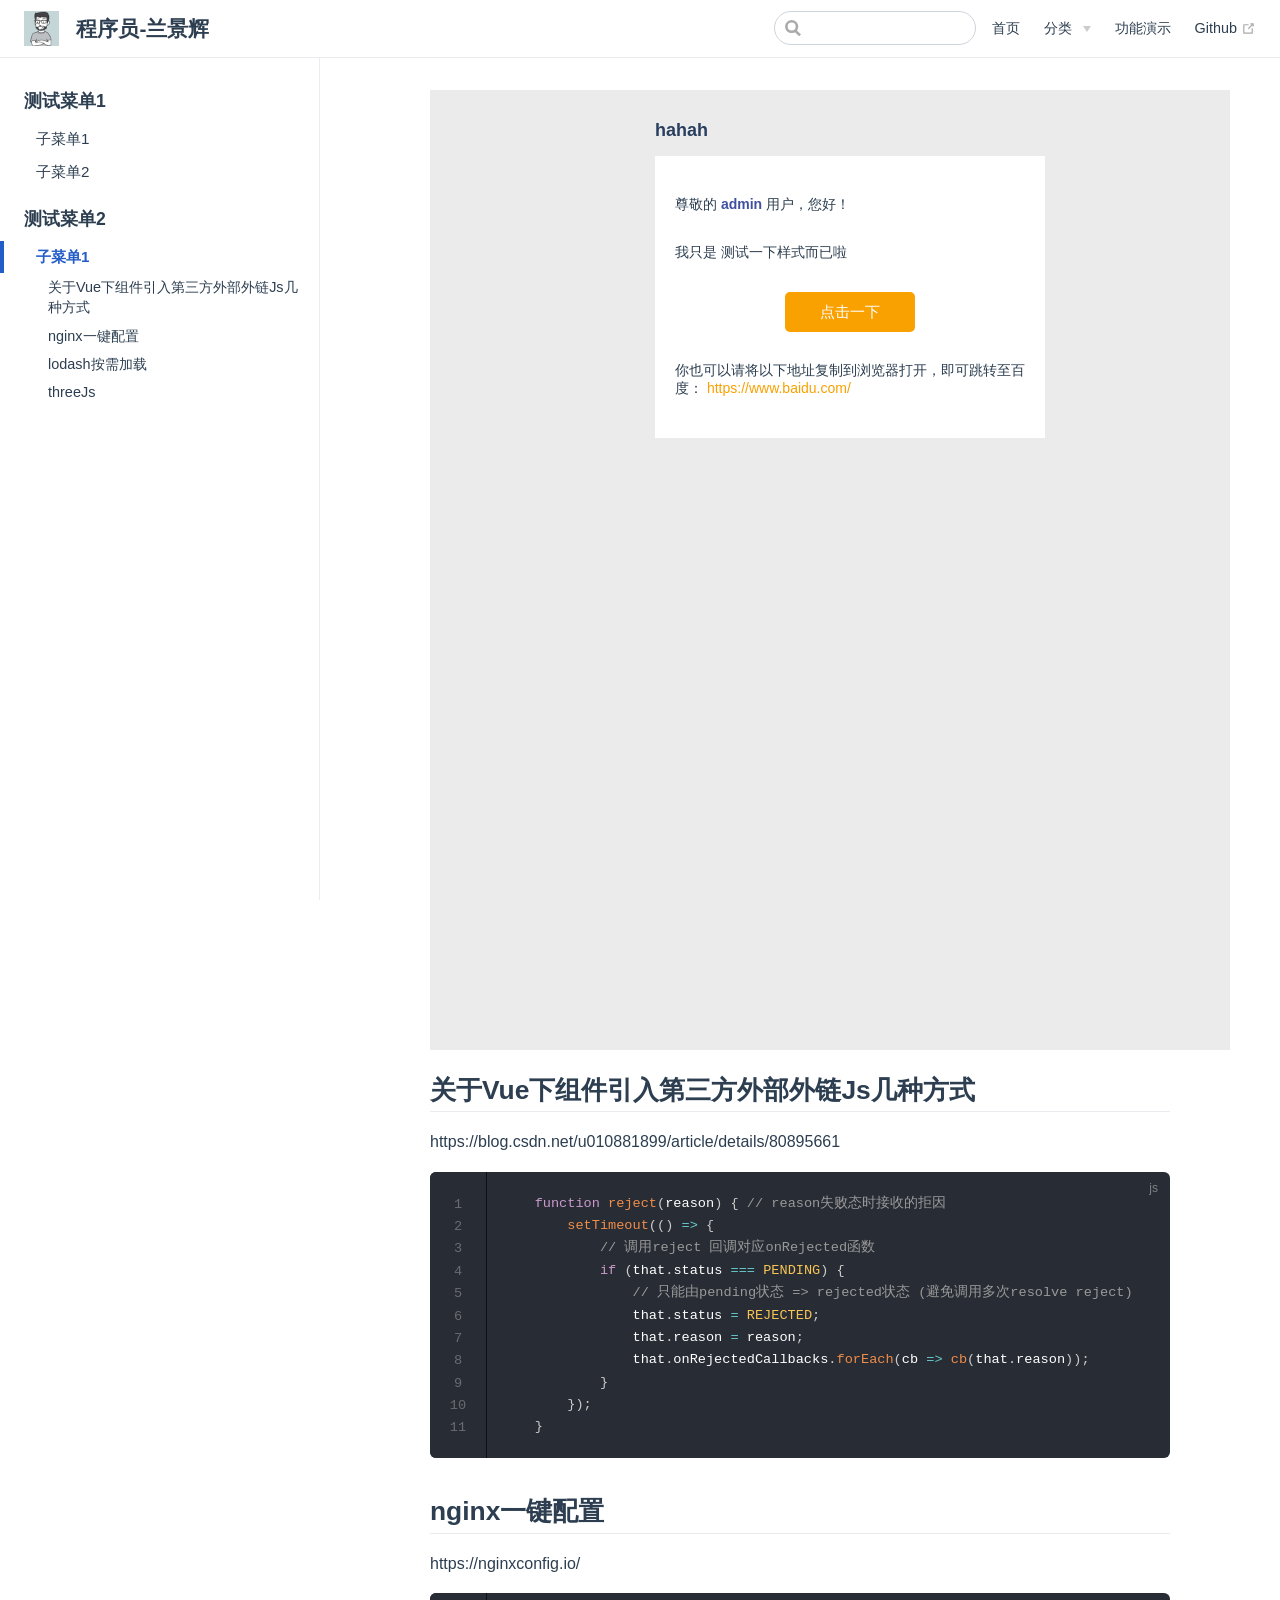
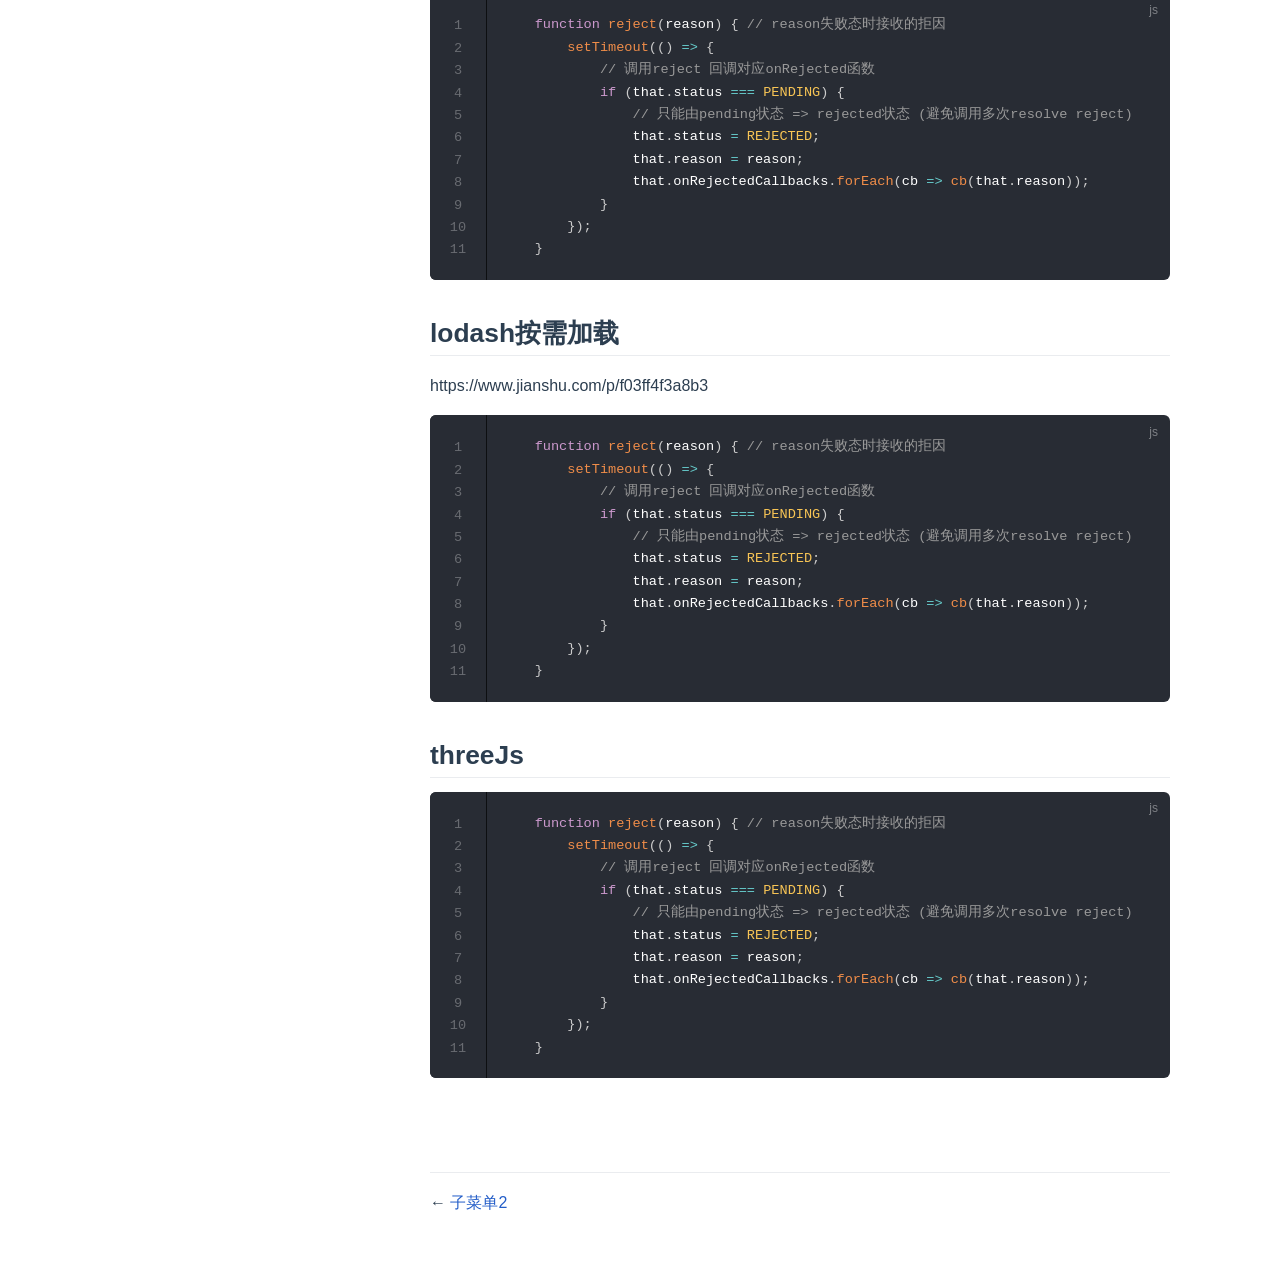
<file: pages/folder1/test2.html>
<!DOCTYPE html>
<html lang="en-US">
  <head>
    <meta charset="utf-8">
    <meta name="viewport" content="width=device-width,initial-scale=1">
    <title>程序员-兰景辉</title>
    <meta name="description" content="兰景辉的技术博客">
    <meta name="generator" content="VuePress 1.4.0">
    <link rel="icon" href="/logo.png">
    
    <link rel="preload" href="/assets/css/0.styles.344dfa11.css" as="style"><link rel="preload" href="/assets/js/app.05ebaf9f.js" as="script"><link rel="preload" href="/assets/js/2.e6503fe3.js" as="script"><link rel="preload" href="/assets/js/9.1205e761.js" as="script"><link rel="prefetch" href="/assets/js/10.dc3bf0d7.js"><link rel="prefetch" href="/assets/js/11.eca55df5.js"><link rel="prefetch" href="/assets/js/12.ed6404a7.js"><link rel="prefetch" href="/assets/js/13.df6f754f.js"><link rel="prefetch" href="/assets/js/3.cf416512.js"><link rel="prefetch" href="/assets/js/4.70668530.js"><link rel="prefetch" href="/assets/js/5.31fcabb5.js"><link rel="prefetch" href="/assets/js/6.4def81dd.js"><link rel="prefetch" href="/assets/js/7.198e1dcc.js"><link rel="prefetch" href="/assets/js/8.6987170c.js">
    <link rel="stylesheet" href="/assets/css/0.styles.344dfa11.css">
  </head>
  <body>
    <div id="app" data-server-rendered="true"><div class="theme-container"><header class="navbar"><div class="sidebar-button"><svg xmlns="http://www.w3.org/2000/svg" aria-hidden="true" role="img" viewBox="0 0 448 512" class="icon"><path fill="currentColor" d="M436 124H12c-6.627 0-12-5.373-12-12V80c0-6.627 5.373-12 12-12h424c6.627 0 12 5.373 12 12v32c0 6.627-5.373 12-12 12zm0 160H12c-6.627 0-12-5.373-12-12v-32c0-6.627 5.373-12 12-12h424c6.627 0 12 5.373 12 12v32c0 6.627-5.373 12-12 12zm0 160H12c-6.627 0-12-5.373-12-12v-32c0-6.627 5.373-12 12-12h424c6.627 0 12 5.373 12 12v32c0 6.627-5.373 12-12 12z"></path></svg></div> <a href="/" class="home-link router-link-active"><img src="/logo.png" alt="程序员-兰景辉" class="logo"> <span class="site-name can-hide">程序员-兰景辉</span></a> <div class="links"><div class="search-box"><input aria-label="Search" autocomplete="off" spellcheck="false" value=""> <!----></div> <nav class="nav-links can-hide"><div class="nav-item"><a href="/" class="nav-link">
  首页
</a></div><div class="nav-item"><div class="dropdown-wrapper"><button type="button" aria-label="分类" class="dropdown-title"><span class="title">分类</span> <span class="arrow right"></span></button> <ul class="nav-dropdown" style="display:none;"><li class="dropdown-item"><!----> <a href="/pages/folder1/test1.html" class="nav-link">
  文章
</a></li><li class="dropdown-item"><!----> <a href="/pages/folder2/test4.html" class="nav-link">
  琐碎
</a></li></ul></div></div><div class="nav-item"><a href="/pages/folder1/test3.html" class="nav-link">
  功能演示
</a></div><div class="nav-item"><a href="https://github.com/vjame" target="_blank" rel="noopener noreferrer" class="nav-link external">
  Github
  <svg xmlns="http://www.w3.org/2000/svg" aria-hidden="true" x="0px" y="0px" viewBox="0 0 100 100" width="15" height="15" class="icon outbound"><path fill="currentColor" d="M18.8,85.1h56l0,0c2.2,0,4-1.8,4-4v-32h-8v28h-48v-48h28v-8h-32l0,0c-2.2,0-4,1.8-4,4v56C14.8,83.3,16.6,85.1,18.8,85.1z"></path> <polygon fill="currentColor" points="45.7,48.7 51.3,54.3 77.2,28.5 77.2,37.2 85.2,37.2 85.2,14.9 62.8,14.9 62.8,22.9 71.5,22.9"></polygon></svg></a></div> <!----></nav></div></header> <div class="sidebar-mask"></div> <aside class="sidebar"><nav class="nav-links"><div class="nav-item"><a href="/" class="nav-link">
  首页
</a></div><div class="nav-item"><div class="dropdown-wrapper"><button type="button" aria-label="分类" class="dropdown-title"><span class="title">分类</span> <span class="arrow right"></span></button> <ul class="nav-dropdown" style="display:none;"><li class="dropdown-item"><!----> <a href="/pages/folder1/test1.html" class="nav-link">
  文章
</a></li><li class="dropdown-item"><!----> <a href="/pages/folder2/test4.html" class="nav-link">
  琐碎
</a></li></ul></div></div><div class="nav-item"><a href="/pages/folder1/test3.html" class="nav-link">
  功能演示
</a></div><div class="nav-item"><a href="https://github.com/vjame" target="_blank" rel="noopener noreferrer" class="nav-link external">
  Github
  <svg xmlns="http://www.w3.org/2000/svg" aria-hidden="true" x="0px" y="0px" viewBox="0 0 100 100" width="15" height="15" class="icon outbound"><path fill="currentColor" d="M18.8,85.1h56l0,0c2.2,0,4-1.8,4-4v-32h-8v28h-48v-48h28v-8h-32l0,0c-2.2,0-4,1.8-4,4v56C14.8,83.3,16.6,85.1,18.8,85.1z"></path> <polygon fill="currentColor" points="45.7,48.7 51.3,54.3 77.2,28.5 77.2,37.2 85.2,37.2 85.2,14.9 62.8,14.9 62.8,22.9 71.5,22.9"></polygon></svg></a></div> <!----></nav>  <ul class="sidebar-links"><li><section class="sidebar-group depth-0"><p class="sidebar-heading"><span>测试菜单1</span> <!----></p> <ul class="sidebar-links sidebar-group-items"><li><a href="/pages/folder1/test1.html" class="sidebar-link">子菜单1</a></li><li><a href="/pages/folder1/test3.html" class="sidebar-link">子菜单2</a></li></ul></section></li><li><section class="sidebar-group depth-0"><p class="sidebar-heading open"><span>测试菜单2</span> <!----></p> <ul class="sidebar-links sidebar-group-items"><li><a href="/pages/folder1/test2.html" class="active sidebar-link">子菜单1</a><ul class="sidebar-sub-headers"><li class="sidebar-sub-header"><a href="/pages/folder1/test2.html#关于vue下组件引入第三方外部外链js几种方式" class="sidebar-link">关于Vue下组件引入第三方外部外链Js几种方式</a></li><li class="sidebar-sub-header"><a href="/pages/folder1/test2.html#nginx一键配置" class="sidebar-link">nginx一键配置</a></li><li class="sidebar-sub-header"><a href="/pages/folder1/test2.html#lodash按需加载" class="sidebar-link">lodash按需加载</a></li><li class="sidebar-sub-header"><a href="/pages/folder1/test2.html#threejs" class="sidebar-link">threeJs</a></li></ul></li></ul></section></li></ul> </aside> <main class="page"> <div class="theme-default-content content__default"><!----> <h2 id="关于vue下组件引入第三方外部外链js几种方式"><a href="#关于vue下组件引入第三方外部外链js几种方式" class="header-anchor">#</a> 关于Vue下组件引入第三方外部外链Js几种方式</h2> <p>https://blog.csdn.net/u010881899/article/details/80895661</p> <div class="language-js line-numbers-mode"><pre class="language-js"><code>    <span class="token keyword">function</span> <span class="token function">reject</span><span class="token punctuation">(</span><span class="token parameter">reason</span><span class="token punctuation">)</span> <span class="token punctuation">{</span> <span class="token comment">// reason失败态时接收的拒因</span>
        <span class="token function">setTimeout</span><span class="token punctuation">(</span><span class="token punctuation">(</span><span class="token punctuation">)</span> <span class="token operator">=&gt;</span> <span class="token punctuation">{</span>
            <span class="token comment">// 调用reject 回调对应onRejected函数</span>
            <span class="token keyword">if</span> <span class="token punctuation">(</span>that<span class="token punctuation">.</span>status <span class="token operator">===</span> <span class="token constant">PENDING</span><span class="token punctuation">)</span> <span class="token punctuation">{</span>
                <span class="token comment">// 只能由pending状态 =&gt; rejected状态 (避免调用多次resolve reject)</span>
                that<span class="token punctuation">.</span>status <span class="token operator">=</span> <span class="token constant">REJECTED</span><span class="token punctuation">;</span>
                that<span class="token punctuation">.</span>reason <span class="token operator">=</span> reason<span class="token punctuation">;</span>
                that<span class="token punctuation">.</span>onRejectedCallbacks<span class="token punctuation">.</span><span class="token function">forEach</span><span class="token punctuation">(</span><span class="token parameter">cb</span> <span class="token operator">=&gt;</span> <span class="token function">cb</span><span class="token punctuation">(</span>that<span class="token punctuation">.</span>reason<span class="token punctuation">)</span><span class="token punctuation">)</span><span class="token punctuation">;</span>
            <span class="token punctuation">}</span>
        <span class="token punctuation">}</span><span class="token punctuation">)</span><span class="token punctuation">;</span>
    <span class="token punctuation">}</span>
</code></pre> <div class="line-numbers-wrapper"><span class="line-number">1</span><br><span class="line-number">2</span><br><span class="line-number">3</span><br><span class="line-number">4</span><br><span class="line-number">5</span><br><span class="line-number">6</span><br><span class="line-number">7</span><br><span class="line-number">8</span><br><span class="line-number">9</span><br><span class="line-number">10</span><br><span class="line-number">11</span><br></div></div><h2 id="nginx一键配置"><a href="#nginx一键配置" class="header-anchor">#</a> nginx一键配置</h2> <p>https://nginxconfig.io/</p> <div class="language-js line-numbers-mode"><pre class="language-js"><code>    <span class="token keyword">function</span> <span class="token function">reject</span><span class="token punctuation">(</span><span class="token parameter">reason</span><span class="token punctuation">)</span> <span class="token punctuation">{</span> <span class="token comment">// reason失败态时接收的拒因</span>
        <span class="token function">setTimeout</span><span class="token punctuation">(</span><span class="token punctuation">(</span><span class="token punctuation">)</span> <span class="token operator">=&gt;</span> <span class="token punctuation">{</span>
            <span class="token comment">// 调用reject 回调对应onRejected函数</span>
            <span class="token keyword">if</span> <span class="token punctuation">(</span>that<span class="token punctuation">.</span>status <span class="token operator">===</span> <span class="token constant">PENDING</span><span class="token punctuation">)</span> <span class="token punctuation">{</span>
                <span class="token comment">// 只能由pending状态 =&gt; rejected状态 (避免调用多次resolve reject)</span>
                that<span class="token punctuation">.</span>status <span class="token operator">=</span> <span class="token constant">REJECTED</span><span class="token punctuation">;</span>
                that<span class="token punctuation">.</span>reason <span class="token operator">=</span> reason<span class="token punctuation">;</span>
                that<span class="token punctuation">.</span>onRejectedCallbacks<span class="token punctuation">.</span><span class="token function">forEach</span><span class="token punctuation">(</span><span class="token parameter">cb</span> <span class="token operator">=&gt;</span> <span class="token function">cb</span><span class="token punctuation">(</span>that<span class="token punctuation">.</span>reason<span class="token punctuation">)</span><span class="token punctuation">)</span><span class="token punctuation">;</span>
            <span class="token punctuation">}</span>
        <span class="token punctuation">}</span><span class="token punctuation">)</span><span class="token punctuation">;</span>
    <span class="token punctuation">}</span>
</code></pre> <div class="line-numbers-wrapper"><span class="line-number">1</span><br><span class="line-number">2</span><br><span class="line-number">3</span><br><span class="line-number">4</span><br><span class="line-number">5</span><br><span class="line-number">6</span><br><span class="line-number">7</span><br><span class="line-number">8</span><br><span class="line-number">9</span><br><span class="line-number">10</span><br><span class="line-number">11</span><br></div></div><h2 id="lodash按需加载"><a href="#lodash按需加载" class="header-anchor">#</a> lodash按需加载</h2> <p>https://www.jianshu.com/p/f03ff4f3a8b3</p> <div class="language-js line-numbers-mode"><pre class="language-js"><code>    <span class="token keyword">function</span> <span class="token function">reject</span><span class="token punctuation">(</span><span class="token parameter">reason</span><span class="token punctuation">)</span> <span class="token punctuation">{</span> <span class="token comment">// reason失败态时接收的拒因</span>
        <span class="token function">setTimeout</span><span class="token punctuation">(</span><span class="token punctuation">(</span><span class="token punctuation">)</span> <span class="token operator">=&gt;</span> <span class="token punctuation">{</span>
            <span class="token comment">// 调用reject 回调对应onRejected函数</span>
            <span class="token keyword">if</span> <span class="token punctuation">(</span>that<span class="token punctuation">.</span>status <span class="token operator">===</span> <span class="token constant">PENDING</span><span class="token punctuation">)</span> <span class="token punctuation">{</span>
                <span class="token comment">// 只能由pending状态 =&gt; rejected状态 (避免调用多次resolve reject)</span>
                that<span class="token punctuation">.</span>status <span class="token operator">=</span> <span class="token constant">REJECTED</span><span class="token punctuation">;</span>
                that<span class="token punctuation">.</span>reason <span class="token operator">=</span> reason<span class="token punctuation">;</span>
                that<span class="token punctuation">.</span>onRejectedCallbacks<span class="token punctuation">.</span><span class="token function">forEach</span><span class="token punctuation">(</span><span class="token parameter">cb</span> <span class="token operator">=&gt;</span> <span class="token function">cb</span><span class="token punctuation">(</span>that<span class="token punctuation">.</span>reason<span class="token punctuation">)</span><span class="token punctuation">)</span><span class="token punctuation">;</span>
            <span class="token punctuation">}</span>
        <span class="token punctuation">}</span><span class="token punctuation">)</span><span class="token punctuation">;</span>
    <span class="token punctuation">}</span>
</code></pre> <div class="line-numbers-wrapper"><span class="line-number">1</span><br><span class="line-number">2</span><br><span class="line-number">3</span><br><span class="line-number">4</span><br><span class="line-number">5</span><br><span class="line-number">6</span><br><span class="line-number">7</span><br><span class="line-number">8</span><br><span class="line-number">9</span><br><span class="line-number">10</span><br><span class="line-number">11</span><br></div></div><h2 id="threejs"><a href="#threejs" class="header-anchor">#</a> threeJs</h2> <div class="language-js line-numbers-mode"><pre class="language-js"><code>    <span class="token keyword">function</span> <span class="token function">reject</span><span class="token punctuation">(</span><span class="token parameter">reason</span><span class="token punctuation">)</span> <span class="token punctuation">{</span> <span class="token comment">// reason失败态时接收的拒因</span>
        <span class="token function">setTimeout</span><span class="token punctuation">(</span><span class="token punctuation">(</span><span class="token punctuation">)</span> <span class="token operator">=&gt;</span> <span class="token punctuation">{</span>
            <span class="token comment">// 调用reject 回调对应onRejected函数</span>
            <span class="token keyword">if</span> <span class="token punctuation">(</span>that<span class="token punctuation">.</span>status <span class="token operator">===</span> <span class="token constant">PENDING</span><span class="token punctuation">)</span> <span class="token punctuation">{</span>
                <span class="token comment">// 只能由pending状态 =&gt; rejected状态 (避免调用多次resolve reject)</span>
                that<span class="token punctuation">.</span>status <span class="token operator">=</span> <span class="token constant">REJECTED</span><span class="token punctuation">;</span>
                that<span class="token punctuation">.</span>reason <span class="token operator">=</span> reason<span class="token punctuation">;</span>
                that<span class="token punctuation">.</span>onRejectedCallbacks<span class="token punctuation">.</span><span class="token function">forEach</span><span class="token punctuation">(</span><span class="token parameter">cb</span> <span class="token operator">=&gt;</span> <span class="token function">cb</span><span class="token punctuation">(</span>that<span class="token punctuation">.</span>reason<span class="token punctuation">)</span><span class="token punctuation">)</span><span class="token punctuation">;</span>
            <span class="token punctuation">}</span>
        <span class="token punctuation">}</span><span class="token punctuation">)</span><span class="token punctuation">;</span>
    <span class="token punctuation">}</span>
</code></pre> <div class="line-numbers-wrapper"><span class="line-number">1</span><br><span class="line-number">2</span><br><span class="line-number">3</span><br><span class="line-number">4</span><br><span class="line-number">5</span><br><span class="line-number">6</span><br><span class="line-number">7</span><br><span class="line-number">8</span><br><span class="line-number">9</span><br><span class="line-number">10</span><br><span class="line-number">11</span><br></div></div></div> <footer class="page-edit"><!----> <!----></footer> <div class="page-nav"><p class="inner"><span class="prev">
      ←
      <a href="/pages/folder1/test3.html" class="prev">
        子菜单2
      </a></span> <!----></p></div> </main></div><div class="global-ui"></div></div>
    <script src="/assets/js/app.05ebaf9f.js" defer></script><script src="/assets/js/2.e6503fe3.js" defer></script><script src="/assets/js/9.1205e761.js" defer></script>
  </body>
</html>
</file>
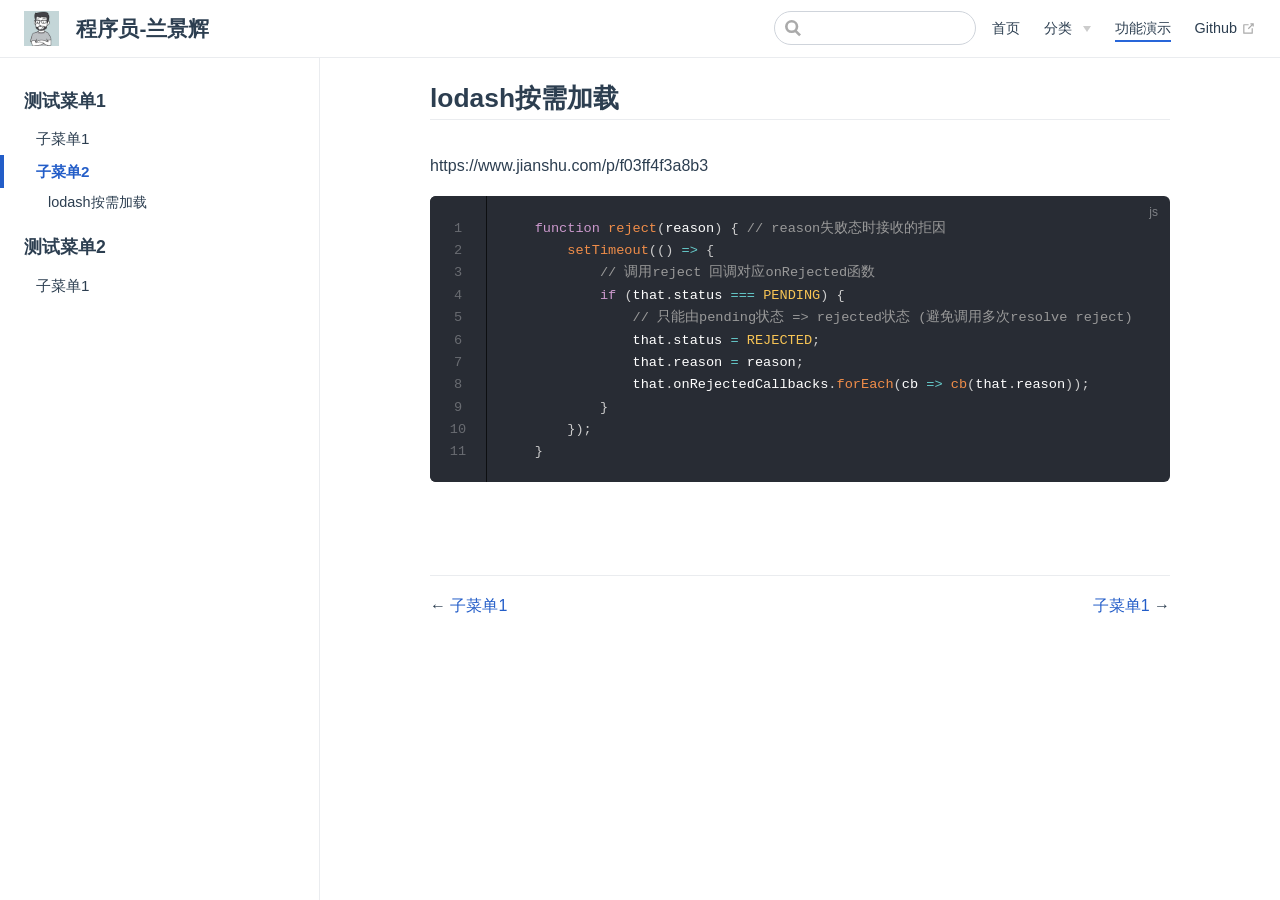
<file: pages/folder1/test3.html>
<!DOCTYPE html>
<html lang="en-US">
  <head>
    <meta charset="utf-8">
    <meta name="viewport" content="width=device-width,initial-scale=1">
    <title>lodash按需加载 | 程序员-兰景辉</title>
    <meta name="description" content="兰景辉的技术博客">
    <meta name="generator" content="VuePress 1.4.0">
    <link rel="icon" href="/logo.png">
    
    <link rel="preload" href="/assets/css/0.styles.344dfa11.css" as="style"><link rel="preload" href="/assets/js/app.05ebaf9f.js" as="script"><link rel="preload" href="/assets/js/2.e6503fe3.js" as="script"><link rel="preload" href="/assets/js/10.dc3bf0d7.js" as="script"><link rel="prefetch" href="/assets/js/11.eca55df5.js"><link rel="prefetch" href="/assets/js/12.ed6404a7.js"><link rel="prefetch" href="/assets/js/13.df6f754f.js"><link rel="prefetch" href="/assets/js/3.cf416512.js"><link rel="prefetch" href="/assets/js/4.70668530.js"><link rel="prefetch" href="/assets/js/5.31fcabb5.js"><link rel="prefetch" href="/assets/js/6.4def81dd.js"><link rel="prefetch" href="/assets/js/7.198e1dcc.js"><link rel="prefetch" href="/assets/js/8.6987170c.js"><link rel="prefetch" href="/assets/js/9.1205e761.js">
    <link rel="stylesheet" href="/assets/css/0.styles.344dfa11.css">
  </head>
  <body>
    <div id="app" data-server-rendered="true"><div class="theme-container"><header class="navbar"><div class="sidebar-button"><svg xmlns="http://www.w3.org/2000/svg" aria-hidden="true" role="img" viewBox="0 0 448 512" class="icon"><path fill="currentColor" d="M436 124H12c-6.627 0-12-5.373-12-12V80c0-6.627 5.373-12 12-12h424c6.627 0 12 5.373 12 12v32c0 6.627-5.373 12-12 12zm0 160H12c-6.627 0-12-5.373-12-12v-32c0-6.627 5.373-12 12-12h424c6.627 0 12 5.373 12 12v32c0 6.627-5.373 12-12 12zm0 160H12c-6.627 0-12-5.373-12-12v-32c0-6.627 5.373-12 12-12h424c6.627 0 12 5.373 12 12v32c0 6.627-5.373 12-12 12z"></path></svg></div> <a href="/" class="home-link router-link-active"><img src="/logo.png" alt="程序员-兰景辉" class="logo"> <span class="site-name can-hide">程序员-兰景辉</span></a> <div class="links"><div class="search-box"><input aria-label="Search" autocomplete="off" spellcheck="false" value=""> <!----></div> <nav class="nav-links can-hide"><div class="nav-item"><a href="/" class="nav-link">
  首页
</a></div><div class="nav-item"><div class="dropdown-wrapper"><button type="button" aria-label="分类" class="dropdown-title"><span class="title">分类</span> <span class="arrow right"></span></button> <ul class="nav-dropdown" style="display:none;"><li class="dropdown-item"><!----> <a href="/pages/folder1/test1.html" class="nav-link">
  文章
</a></li><li class="dropdown-item"><!----> <a href="/pages/folder2/test4.html" class="nav-link">
  琐碎
</a></li></ul></div></div><div class="nav-item"><a href="/pages/folder1/test3.html" class="nav-link router-link-exact-active router-link-active">
  功能演示
</a></div><div class="nav-item"><a href="https://github.com/vjame" target="_blank" rel="noopener noreferrer" class="nav-link external">
  Github
  <svg xmlns="http://www.w3.org/2000/svg" aria-hidden="true" x="0px" y="0px" viewBox="0 0 100 100" width="15" height="15" class="icon outbound"><path fill="currentColor" d="M18.8,85.1h56l0,0c2.2,0,4-1.8,4-4v-32h-8v28h-48v-48h28v-8h-32l0,0c-2.2,0-4,1.8-4,4v56C14.8,83.3,16.6,85.1,18.8,85.1z"></path> <polygon fill="currentColor" points="45.7,48.7 51.3,54.3 77.2,28.5 77.2,37.2 85.2,37.2 85.2,14.9 62.8,14.9 62.8,22.9 71.5,22.9"></polygon></svg></a></div> <!----></nav></div></header> <div class="sidebar-mask"></div> <aside class="sidebar"><nav class="nav-links"><div class="nav-item"><a href="/" class="nav-link">
  首页
</a></div><div class="nav-item"><div class="dropdown-wrapper"><button type="button" aria-label="分类" class="dropdown-title"><span class="title">分类</span> <span class="arrow right"></span></button> <ul class="nav-dropdown" style="display:none;"><li class="dropdown-item"><!----> <a href="/pages/folder1/test1.html" class="nav-link">
  文章
</a></li><li class="dropdown-item"><!----> <a href="/pages/folder2/test4.html" class="nav-link">
  琐碎
</a></li></ul></div></div><div class="nav-item"><a href="/pages/folder1/test3.html" class="nav-link router-link-exact-active router-link-active">
  功能演示
</a></div><div class="nav-item"><a href="https://github.com/vjame" target="_blank" rel="noopener noreferrer" class="nav-link external">
  Github
  <svg xmlns="http://www.w3.org/2000/svg" aria-hidden="true" x="0px" y="0px" viewBox="0 0 100 100" width="15" height="15" class="icon outbound"><path fill="currentColor" d="M18.8,85.1h56l0,0c2.2,0,4-1.8,4-4v-32h-8v28h-48v-48h28v-8h-32l0,0c-2.2,0-4,1.8-4,4v56C14.8,83.3,16.6,85.1,18.8,85.1z"></path> <polygon fill="currentColor" points="45.7,48.7 51.3,54.3 77.2,28.5 77.2,37.2 85.2,37.2 85.2,14.9 62.8,14.9 62.8,22.9 71.5,22.9"></polygon></svg></a></div> <!----></nav>  <ul class="sidebar-links"><li><section class="sidebar-group depth-0"><p class="sidebar-heading open"><span>测试菜单1</span> <!----></p> <ul class="sidebar-links sidebar-group-items"><li><a href="/pages/folder1/test1.html" class="sidebar-link">子菜单1</a></li><li><a href="/pages/folder1/test3.html" class="active sidebar-link">子菜单2</a><ul class="sidebar-sub-headers"><li class="sidebar-sub-header"><a href="/pages/folder1/test3.html#lodash按需加载" class="sidebar-link">lodash按需加载</a></li></ul></li></ul></section></li><li><section class="sidebar-group depth-0"><p class="sidebar-heading"><span>测试菜单2</span> <!----></p> <ul class="sidebar-links sidebar-group-items"><li><a href="/pages/folder1/test2.html" class="sidebar-link">子菜单1</a></li></ul></section></li></ul> </aside> <main class="page"> <div class="theme-default-content content__default"><h2 id="lodash按需加载"><a href="#lodash按需加载" class="header-anchor">#</a> lodash按需加载</h2> <p>https://www.jianshu.com/p/f03ff4f3a8b3</p> <div class="language-js line-numbers-mode"><pre class="language-js"><code>    <span class="token keyword">function</span> <span class="token function">reject</span><span class="token punctuation">(</span><span class="token parameter">reason</span><span class="token punctuation">)</span> <span class="token punctuation">{</span> <span class="token comment">// reason失败态时接收的拒因</span>
        <span class="token function">setTimeout</span><span class="token punctuation">(</span><span class="token punctuation">(</span><span class="token punctuation">)</span> <span class="token operator">=&gt;</span> <span class="token punctuation">{</span>
            <span class="token comment">// 调用reject 回调对应onRejected函数</span>
            <span class="token keyword">if</span> <span class="token punctuation">(</span>that<span class="token punctuation">.</span>status <span class="token operator">===</span> <span class="token constant">PENDING</span><span class="token punctuation">)</span> <span class="token punctuation">{</span>
                <span class="token comment">// 只能由pending状态 =&gt; rejected状态 (避免调用多次resolve reject)</span>
                that<span class="token punctuation">.</span>status <span class="token operator">=</span> <span class="token constant">REJECTED</span><span class="token punctuation">;</span>
                that<span class="token punctuation">.</span>reason <span class="token operator">=</span> reason<span class="token punctuation">;</span>
                that<span class="token punctuation">.</span>onRejectedCallbacks<span class="token punctuation">.</span><span class="token function">forEach</span><span class="token punctuation">(</span><span class="token parameter">cb</span> <span class="token operator">=&gt;</span> <span class="token function">cb</span><span class="token punctuation">(</span>that<span class="token punctuation">.</span>reason<span class="token punctuation">)</span><span class="token punctuation">)</span><span class="token punctuation">;</span>
            <span class="token punctuation">}</span>
        <span class="token punctuation">}</span><span class="token punctuation">)</span><span class="token punctuation">;</span>
    <span class="token punctuation">}</span>
</code></pre> <div class="line-numbers-wrapper"><span class="line-number">1</span><br><span class="line-number">2</span><br><span class="line-number">3</span><br><span class="line-number">4</span><br><span class="line-number">5</span><br><span class="line-number">6</span><br><span class="line-number">7</span><br><span class="line-number">8</span><br><span class="line-number">9</span><br><span class="line-number">10</span><br><span class="line-number">11</span><br></div></div></div> <footer class="page-edit"><!----> <!----></footer> <div class="page-nav"><p class="inner"><span class="prev">
      ←
      <a href="/pages/folder1/test1.html" class="prev">
        子菜单1
      </a></span> <span class="next"><a href="/pages/folder1/test2.html">
        子菜单1
      </a>
      →
    </span></p></div> </main></div><div class="global-ui"></div></div>
    <script src="/assets/js/app.05ebaf9f.js" defer></script><script src="/assets/js/2.e6503fe3.js" defer></script><script src="/assets/js/10.dc3bf0d7.js" defer></script>
  </body>
</html>
</file>
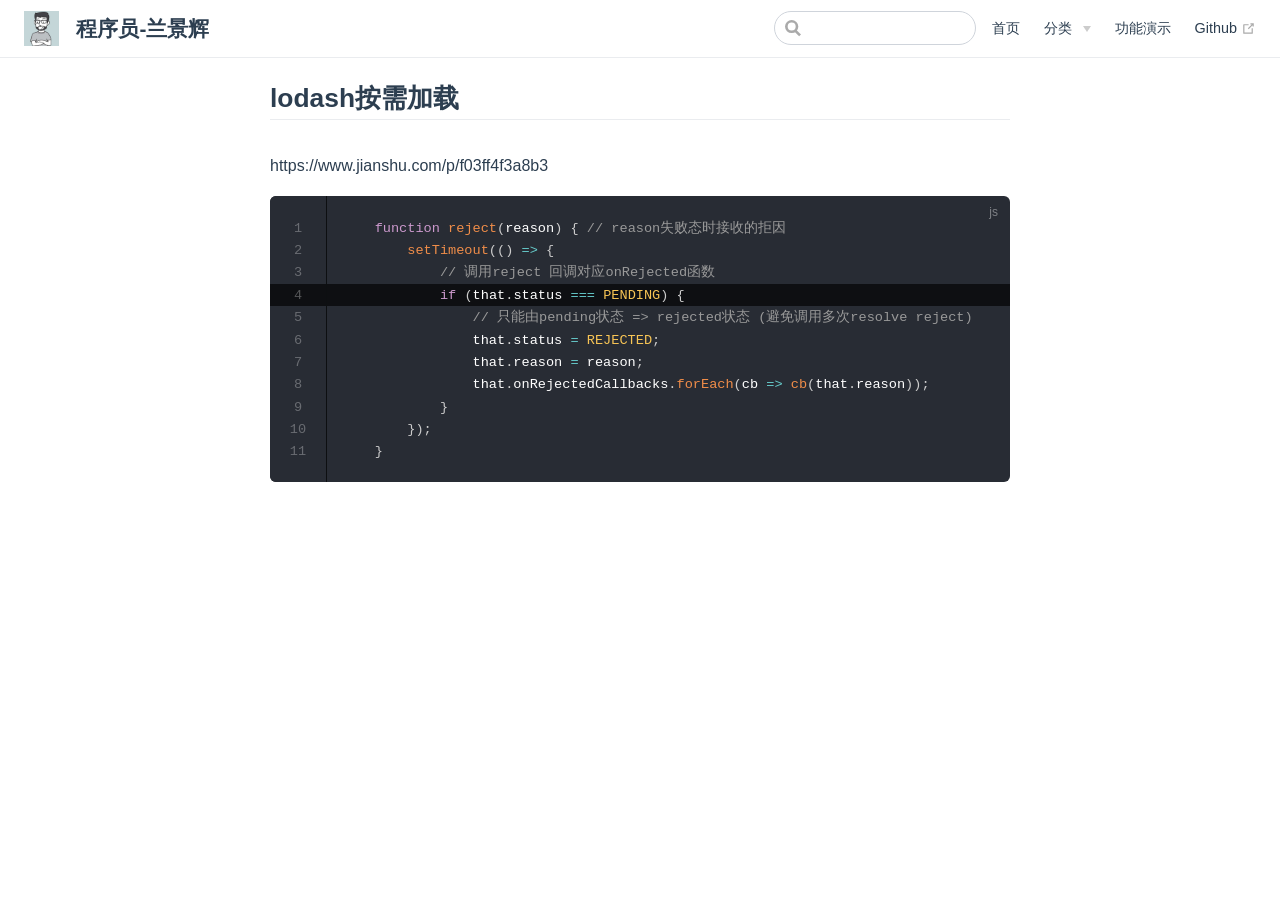
<file: pages/folder2/test4.html>
<!DOCTYPE html>
<html lang="en-US">
  <head>
    <meta charset="utf-8">
    <meta name="viewport" content="width=device-width,initial-scale=1">
    <title>lodash按需加载 | 程序员-兰景辉</title>
    <meta name="description" content="兰景辉的技术博客">
    <meta name="generator" content="VuePress 1.4.0">
    <link rel="icon" href="/logo.png">
    
    <link rel="preload" href="/assets/css/0.styles.344dfa11.css" as="style"><link rel="preload" href="/assets/js/app.05ebaf9f.js" as="script"><link rel="preload" href="/assets/js/2.e6503fe3.js" as="script"><link rel="preload" href="/assets/js/11.eca55df5.js" as="script"><link rel="prefetch" href="/assets/js/10.dc3bf0d7.js"><link rel="prefetch" href="/assets/js/12.ed6404a7.js"><link rel="prefetch" href="/assets/js/13.df6f754f.js"><link rel="prefetch" href="/assets/js/3.cf416512.js"><link rel="prefetch" href="/assets/js/4.70668530.js"><link rel="prefetch" href="/assets/js/5.31fcabb5.js"><link rel="prefetch" href="/assets/js/6.4def81dd.js"><link rel="prefetch" href="/assets/js/7.198e1dcc.js"><link rel="prefetch" href="/assets/js/8.6987170c.js"><link rel="prefetch" href="/assets/js/9.1205e761.js">
    <link rel="stylesheet" href="/assets/css/0.styles.344dfa11.css">
  </head>
  <body>
    <div id="app" data-server-rendered="true"><div class="theme-container no-sidebar"><header class="navbar"><div class="sidebar-button"><svg xmlns="http://www.w3.org/2000/svg" aria-hidden="true" role="img" viewBox="0 0 448 512" class="icon"><path fill="currentColor" d="M436 124H12c-6.627 0-12-5.373-12-12V80c0-6.627 5.373-12 12-12h424c6.627 0 12 5.373 12 12v32c0 6.627-5.373 12-12 12zm0 160H12c-6.627 0-12-5.373-12-12v-32c0-6.627 5.373-12 12-12h424c6.627 0 12 5.373 12 12v32c0 6.627-5.373 12-12 12zm0 160H12c-6.627 0-12-5.373-12-12v-32c0-6.627 5.373-12 12-12h424c6.627 0 12 5.373 12 12v32c0 6.627-5.373 12-12 12z"></path></svg></div> <a href="/" class="home-link router-link-active"><img src="/logo.png" alt="程序员-兰景辉" class="logo"> <span class="site-name can-hide">程序员-兰景辉</span></a> <div class="links"><div class="search-box"><input aria-label="Search" autocomplete="off" spellcheck="false" value=""> <!----></div> <nav class="nav-links can-hide"><div class="nav-item"><a href="/" class="nav-link">
  首页
</a></div><div class="nav-item"><div class="dropdown-wrapper"><button type="button" aria-label="分类" class="dropdown-title"><span class="title">分类</span> <span class="arrow right"></span></button> <ul class="nav-dropdown" style="display:none;"><li class="dropdown-item"><!----> <a href="/pages/folder1/test1.html" class="nav-link">
  文章
</a></li><li class="dropdown-item"><!----> <a href="/pages/folder2/test4.html" class="nav-link router-link-exact-active router-link-active">
  琐碎
</a></li></ul></div></div><div class="nav-item"><a href="/pages/folder1/test3.html" class="nav-link">
  功能演示
</a></div><div class="nav-item"><a href="https://github.com/vjame" target="_blank" rel="noopener noreferrer" class="nav-link external">
  Github
  <svg xmlns="http://www.w3.org/2000/svg" aria-hidden="true" x="0px" y="0px" viewBox="0 0 100 100" width="15" height="15" class="icon outbound"><path fill="currentColor" d="M18.8,85.1h56l0,0c2.2,0,4-1.8,4-4v-32h-8v28h-48v-48h28v-8h-32l0,0c-2.2,0-4,1.8-4,4v56C14.8,83.3,16.6,85.1,18.8,85.1z"></path> <polygon fill="currentColor" points="45.7,48.7 51.3,54.3 77.2,28.5 77.2,37.2 85.2,37.2 85.2,14.9 62.8,14.9 62.8,22.9 71.5,22.9"></polygon></svg></a></div> <!----></nav></div></header> <div class="sidebar-mask"></div> <aside class="sidebar"><nav class="nav-links"><div class="nav-item"><a href="/" class="nav-link">
  首页
</a></div><div class="nav-item"><div class="dropdown-wrapper"><button type="button" aria-label="分类" class="dropdown-title"><span class="title">分类</span> <span class="arrow right"></span></button> <ul class="nav-dropdown" style="display:none;"><li class="dropdown-item"><!----> <a href="/pages/folder1/test1.html" class="nav-link">
  文章
</a></li><li class="dropdown-item"><!----> <a href="/pages/folder2/test4.html" class="nav-link router-link-exact-active router-link-active">
  琐碎
</a></li></ul></div></div><div class="nav-item"><a href="/pages/folder1/test3.html" class="nav-link">
  功能演示
</a></div><div class="nav-item"><a href="https://github.com/vjame" target="_blank" rel="noopener noreferrer" class="nav-link external">
  Github
  <svg xmlns="http://www.w3.org/2000/svg" aria-hidden="true" x="0px" y="0px" viewBox="0 0 100 100" width="15" height="15" class="icon outbound"><path fill="currentColor" d="M18.8,85.1h56l0,0c2.2,0,4-1.8,4-4v-32h-8v28h-48v-48h28v-8h-32l0,0c-2.2,0-4,1.8-4,4v56C14.8,83.3,16.6,85.1,18.8,85.1z"></path> <polygon fill="currentColor" points="45.7,48.7 51.3,54.3 77.2,28.5 77.2,37.2 85.2,37.2 85.2,14.9 62.8,14.9 62.8,22.9 71.5,22.9"></polygon></svg></a></div> <!----></nav>  <!----> </aside> <main class="page"> <div class="theme-default-content content__default"><h2 id="lodash按需加载"><a href="#lodash按需加载" class="header-anchor">#</a> lodash按需加载</h2> <p>https://www.jianshu.com/p/f03ff4f3a8b3</p> <div class="language-js line-numbers-mode"><div class="highlight-lines"><br><br><br><div class="highlighted"> </div><br><br><br><br><br><br><br><br></div><pre class="language-js"><code>    <span class="token keyword">function</span> <span class="token function">reject</span><span class="token punctuation">(</span><span class="token parameter">reason</span><span class="token punctuation">)</span> <span class="token punctuation">{</span> <span class="token comment">// reason失败态时接收的拒因</span>
        <span class="token function">setTimeout</span><span class="token punctuation">(</span><span class="token punctuation">(</span><span class="token punctuation">)</span> <span class="token operator">=&gt;</span> <span class="token punctuation">{</span>
            <span class="token comment">// 调用reject 回调对应onRejected函数</span>
            <span class="token keyword">if</span> <span class="token punctuation">(</span>that<span class="token punctuation">.</span>status <span class="token operator">===</span> <span class="token constant">PENDING</span><span class="token punctuation">)</span> <span class="token punctuation">{</span>
                <span class="token comment">// 只能由pending状态 =&gt; rejected状态 (避免调用多次resolve reject)</span>
                that<span class="token punctuation">.</span>status <span class="token operator">=</span> <span class="token constant">REJECTED</span><span class="token punctuation">;</span>
                that<span class="token punctuation">.</span>reason <span class="token operator">=</span> reason<span class="token punctuation">;</span>
                that<span class="token punctuation">.</span>onRejectedCallbacks<span class="token punctuation">.</span><span class="token function">forEach</span><span class="token punctuation">(</span><span class="token parameter">cb</span> <span class="token operator">=&gt;</span> <span class="token function">cb</span><span class="token punctuation">(</span>that<span class="token punctuation">.</span>reason<span class="token punctuation">)</span><span class="token punctuation">)</span><span class="token punctuation">;</span>
            <span class="token punctuation">}</span>
        <span class="token punctuation">}</span><span class="token punctuation">)</span><span class="token punctuation">;</span>
    <span class="token punctuation">}</span>
</code></pre><div class="line-numbers-wrapper"><span class="line-number">1</span><br><span class="line-number">2</span><br><span class="line-number">3</span><br><span class="line-number">4</span><br><span class="line-number">5</span><br><span class="line-number">6</span><br><span class="line-number">7</span><br><span class="line-number">8</span><br><span class="line-number">9</span><br><span class="line-number">10</span><br><span class="line-number">11</span><br></div></div></div> <footer class="page-edit"><!----> <!----></footer> <!----> </main></div><div class="global-ui"></div></div>
    <script src="/assets/js/app.05ebaf9f.js" defer></script><script src="/assets/js/2.e6503fe3.js" defer></script><script src="/assets/js/11.eca55df5.js" defer></script>
  </body>
</html>
</file>
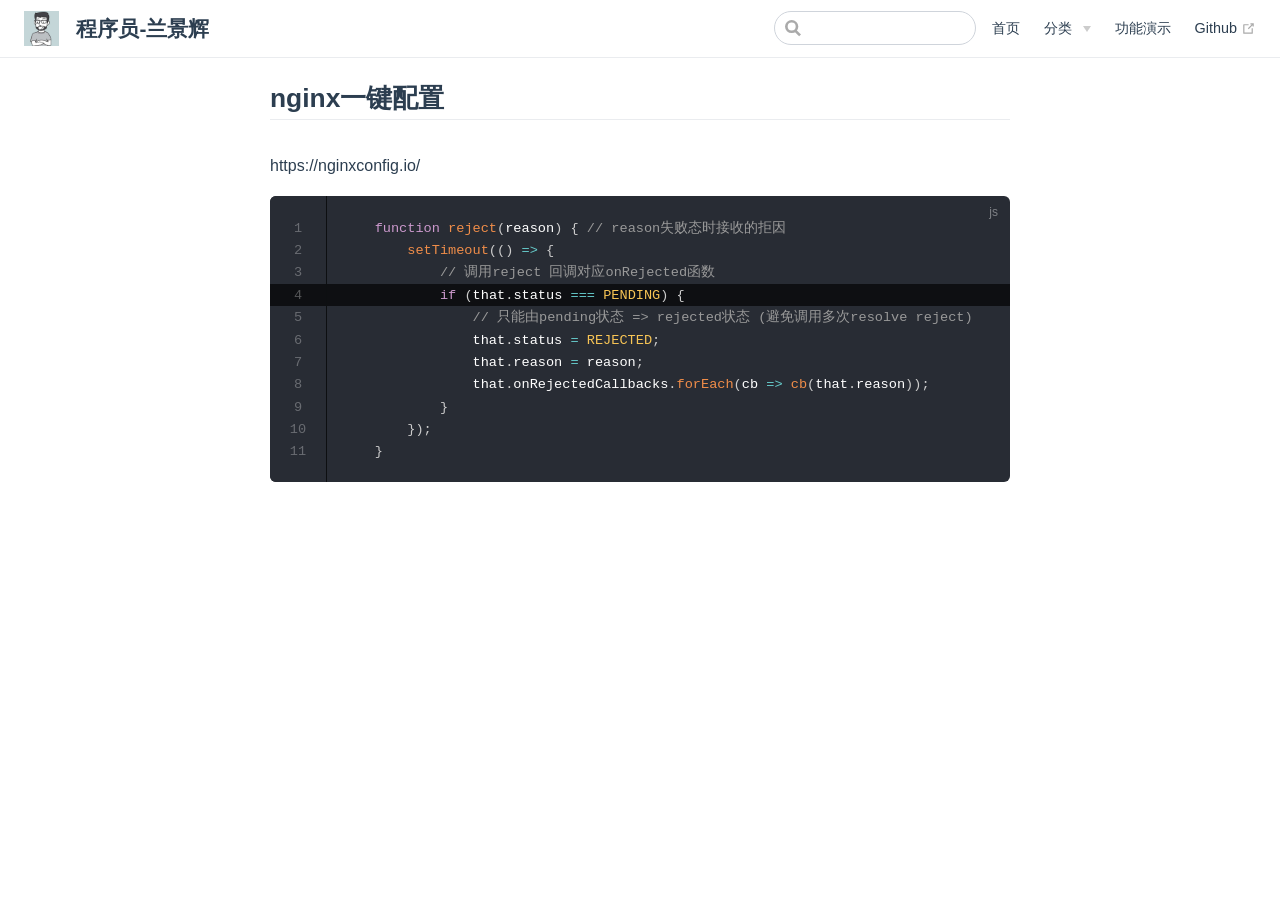
<file: pages/folder2/test5.html>
<!DOCTYPE html>
<html lang="en-US">
  <head>
    <meta charset="utf-8">
    <meta name="viewport" content="width=device-width,initial-scale=1">
    <title>nginx一键配置 | 程序员-兰景辉</title>
    <meta name="description" content="兰景辉的技术博客">
    <meta name="generator" content="VuePress 1.4.0">
    <link rel="icon" href="/logo.png">
    
    <link rel="preload" href="/assets/css/0.styles.344dfa11.css" as="style"><link rel="preload" href="/assets/js/app.05ebaf9f.js" as="script"><link rel="preload" href="/assets/js/2.e6503fe3.js" as="script"><link rel="preload" href="/assets/js/12.ed6404a7.js" as="script"><link rel="prefetch" href="/assets/js/10.dc3bf0d7.js"><link rel="prefetch" href="/assets/js/11.eca55df5.js"><link rel="prefetch" href="/assets/js/13.df6f754f.js"><link rel="prefetch" href="/assets/js/3.cf416512.js"><link rel="prefetch" href="/assets/js/4.70668530.js"><link rel="prefetch" href="/assets/js/5.31fcabb5.js"><link rel="prefetch" href="/assets/js/6.4def81dd.js"><link rel="prefetch" href="/assets/js/7.198e1dcc.js"><link rel="prefetch" href="/assets/js/8.6987170c.js"><link rel="prefetch" href="/assets/js/9.1205e761.js">
    <link rel="stylesheet" href="/assets/css/0.styles.344dfa11.css">
  </head>
  <body>
    <div id="app" data-server-rendered="true"><div class="theme-container no-sidebar"><header class="navbar"><div class="sidebar-button"><svg xmlns="http://www.w3.org/2000/svg" aria-hidden="true" role="img" viewBox="0 0 448 512" class="icon"><path fill="currentColor" d="M436 124H12c-6.627 0-12-5.373-12-12V80c0-6.627 5.373-12 12-12h424c6.627 0 12 5.373 12 12v32c0 6.627-5.373 12-12 12zm0 160H12c-6.627 0-12-5.373-12-12v-32c0-6.627 5.373-12 12-12h424c6.627 0 12 5.373 12 12v32c0 6.627-5.373 12-12 12zm0 160H12c-6.627 0-12-5.373-12-12v-32c0-6.627 5.373-12 12-12h424c6.627 0 12 5.373 12 12v32c0 6.627-5.373 12-12 12z"></path></svg></div> <a href="/" class="home-link router-link-active"><img src="/logo.png" alt="程序员-兰景辉" class="logo"> <span class="site-name can-hide">程序员-兰景辉</span></a> <div class="links"><div class="search-box"><input aria-label="Search" autocomplete="off" spellcheck="false" value=""> <!----></div> <nav class="nav-links can-hide"><div class="nav-item"><a href="/" class="nav-link">
  首页
</a></div><div class="nav-item"><div class="dropdown-wrapper"><button type="button" aria-label="分类" class="dropdown-title"><span class="title">分类</span> <span class="arrow right"></span></button> <ul class="nav-dropdown" style="display:none;"><li class="dropdown-item"><!----> <a href="/pages/folder1/test1.html" class="nav-link">
  文章
</a></li><li class="dropdown-item"><!----> <a href="/pages/folder2/test4.html" class="nav-link">
  琐碎
</a></li></ul></div></div><div class="nav-item"><a href="/pages/folder1/test3.html" class="nav-link">
  功能演示
</a></div><div class="nav-item"><a href="https://github.com/vjame" target="_blank" rel="noopener noreferrer" class="nav-link external">
  Github
  <svg xmlns="http://www.w3.org/2000/svg" aria-hidden="true" x="0px" y="0px" viewBox="0 0 100 100" width="15" height="15" class="icon outbound"><path fill="currentColor" d="M18.8,85.1h56l0,0c2.2,0,4-1.8,4-4v-32h-8v28h-48v-48h28v-8h-32l0,0c-2.2,0-4,1.8-4,4v56C14.8,83.3,16.6,85.1,18.8,85.1z"></path> <polygon fill="currentColor" points="45.7,48.7 51.3,54.3 77.2,28.5 77.2,37.2 85.2,37.2 85.2,14.9 62.8,14.9 62.8,22.9 71.5,22.9"></polygon></svg></a></div> <!----></nav></div></header> <div class="sidebar-mask"></div> <aside class="sidebar"><nav class="nav-links"><div class="nav-item"><a href="/" class="nav-link">
  首页
</a></div><div class="nav-item"><div class="dropdown-wrapper"><button type="button" aria-label="分类" class="dropdown-title"><span class="title">分类</span> <span class="arrow right"></span></button> <ul class="nav-dropdown" style="display:none;"><li class="dropdown-item"><!----> <a href="/pages/folder1/test1.html" class="nav-link">
  文章
</a></li><li class="dropdown-item"><!----> <a href="/pages/folder2/test4.html" class="nav-link">
  琐碎
</a></li></ul></div></div><div class="nav-item"><a href="/pages/folder1/test3.html" class="nav-link">
  功能演示
</a></div><div class="nav-item"><a href="https://github.com/vjame" target="_blank" rel="noopener noreferrer" class="nav-link external">
  Github
  <svg xmlns="http://www.w3.org/2000/svg" aria-hidden="true" x="0px" y="0px" viewBox="0 0 100 100" width="15" height="15" class="icon outbound"><path fill="currentColor" d="M18.8,85.1h56l0,0c2.2,0,4-1.8,4-4v-32h-8v28h-48v-48h28v-8h-32l0,0c-2.2,0-4,1.8-4,4v56C14.8,83.3,16.6,85.1,18.8,85.1z"></path> <polygon fill="currentColor" points="45.7,48.7 51.3,54.3 77.2,28.5 77.2,37.2 85.2,37.2 85.2,14.9 62.8,14.9 62.8,22.9 71.5,22.9"></polygon></svg></a></div> <!----></nav>  <!----> </aside> <main class="page"> <div class="theme-default-content content__default"><h2 id="nginx一键配置"><a href="#nginx一键配置" class="header-anchor">#</a> nginx一键配置</h2> <p>https://nginxconfig.io/</p> <div class="language-js line-numbers-mode"><div class="highlight-lines"><br><br><br><div class="highlighted"> </div><br><br><br><br><br><br><br><br></div><pre class="language-js"><code>    <span class="token keyword">function</span> <span class="token function">reject</span><span class="token punctuation">(</span><span class="token parameter">reason</span><span class="token punctuation">)</span> <span class="token punctuation">{</span> <span class="token comment">// reason失败态时接收的拒因</span>
        <span class="token function">setTimeout</span><span class="token punctuation">(</span><span class="token punctuation">(</span><span class="token punctuation">)</span> <span class="token operator">=&gt;</span> <span class="token punctuation">{</span>
            <span class="token comment">// 调用reject 回调对应onRejected函数</span>
            <span class="token keyword">if</span> <span class="token punctuation">(</span>that<span class="token punctuation">.</span>status <span class="token operator">===</span> <span class="token constant">PENDING</span><span class="token punctuation">)</span> <span class="token punctuation">{</span>
                <span class="token comment">// 只能由pending状态 =&gt; rejected状态 (避免调用多次resolve reject)</span>
                that<span class="token punctuation">.</span>status <span class="token operator">=</span> <span class="token constant">REJECTED</span><span class="token punctuation">;</span>
                that<span class="token punctuation">.</span>reason <span class="token operator">=</span> reason<span class="token punctuation">;</span>
                that<span class="token punctuation">.</span>onRejectedCallbacks<span class="token punctuation">.</span><span class="token function">forEach</span><span class="token punctuation">(</span><span class="token parameter">cb</span> <span class="token operator">=&gt;</span> <span class="token function">cb</span><span class="token punctuation">(</span>that<span class="token punctuation">.</span>reason<span class="token punctuation">)</span><span class="token punctuation">)</span><span class="token punctuation">;</span>
            <span class="token punctuation">}</span>
        <span class="token punctuation">}</span><span class="token punctuation">)</span><span class="token punctuation">;</span>
    <span class="token punctuation">}</span>
</code></pre><div class="line-numbers-wrapper"><span class="line-number">1</span><br><span class="line-number">2</span><br><span class="line-number">3</span><br><span class="line-number">4</span><br><span class="line-number">5</span><br><span class="line-number">6</span><br><span class="line-number">7</span><br><span class="line-number">8</span><br><span class="line-number">9</span><br><span class="line-number">10</span><br><span class="line-number">11</span><br></div></div></div> <footer class="page-edit"><!----> <!----></footer> <!----> </main></div><div class="global-ui"></div></div>
    <script src="/assets/js/app.05ebaf9f.js" defer></script><script src="/assets/js/2.e6503fe3.js" defer></script><script src="/assets/js/12.ed6404a7.js" defer></script>
  </body>
</html>
</file>
<file: assets/css/0.styles.344dfa11.css>
#nprogress{pointer-events:none}#nprogress .bar{background:#235dc8;position:fixed;z-index:1031;top:0;left:0;width:100%;height:2px}#nprogress .peg{display:block;position:absolute;right:0;width:100px;height:100%;box-shadow:0 0 10px #235dc8,0 0 5px #235dc8;opacity:1;transform:rotate(3deg) translateY(-4px)}#nprogress .spinner{display:block;position:fixed;z-index:1031;top:15px;right:15px}#nprogress .spinner-icon{width:18px;height:18px;box-sizing:border-box;border-color:#235dc8 transparent transparent #235dc8;border-style:solid;border-width:2px;border-radius:50%;animation:nprogress-spinner .4s linear infinite}.nprogress-custom-parent{overflow:hidden;position:relative}.nprogress-custom-parent #nprogress .bar,.nprogress-custom-parent #nprogress .spinner{position:absolute}@keyframes nprogress-spinner{0%{transform:rotate(0deg)}to{transform:rotate(1turn)}}.icon.outbound{color:#aaa;display:inline-block;vertical-align:middle;position:relative;top:-1px}.home{padding:3.6rem 2rem 0;max-width:960px;margin:0 auto;display:block}.home .hero{text-align:center}.home .hero img{max-width:100%;max-height:280px;display:block;margin:3rem auto 1.5rem}.home .hero h1{font-size:3rem}.home .hero .action,.home .hero .description,.home .hero h1{margin:1.8rem auto}.home .hero .description{max-width:35rem;font-size:1.6rem;line-height:1.3;color:#6a8bad}.home .hero .action-button{display:inline-block;font-size:1.2rem;color:#fff;background-color:#235dc8;padding:.8rem 1.6rem;border-radius:4px;transition:background-color .1s ease;box-sizing:border-box;border-bottom:1px solid #2054b4}.home .hero .action-button:hover{background-color:#2c69da}.home .features{border-top:1px solid #eaecef;padding:1.2rem 0;margin-top:2.5rem;display:flex;flex-wrap:wrap;align-items:flex-start;align-content:stretch;justify-content:space-between}.home .feature{flex-grow:1;flex-basis:30%;max-width:30%}.home .feature h2{font-size:1.4rem;font-weight:500;border-bottom:none;padding-bottom:0;color:#3a5169}.home .feature p{color:#4e6e8e}.home .footer{padding:2.5rem;border-top:1px solid #eaecef;text-align:center;color:#4e6e8e}@media (max-width:719px){.home .features{flex-direction:column}.home .feature{max-width:100%;padding:0 2.5rem}}@media (max-width:419px){.home{padding-left:1.5rem;padding-right:1.5rem}.home .hero img{max-height:210px;margin:2rem auto 1.2rem}.home .hero h1{font-size:2rem}.home .hero .action,.home .hero .description,.home .hero h1{margin:1.2rem auto}.home .hero .description{font-size:1.2rem}.home .hero .action-button{font-size:1rem;padding:.6rem 1.2rem}.home .feature h2{font-size:1.25rem}}.search-box{display:inline-block;position:relative;margin-right:1rem}.search-box input{cursor:text;width:10rem;height:2rem;color:#4e6e8e;display:inline-block;border:1px solid #cfd4db;border-radius:2rem;font-size:.9rem;line-height:2rem;padding:0 .5rem 0 2rem;outline:none;transition:all .2s ease;background:#fff url(/assets/img/search.83621669.svg) .6rem .5rem no-repeat;background-size:1rem}.search-box input:focus{cursor:auto;border-color:#235dc8}.search-box .suggestions{background:#fff;width:20rem;position:absolute;top:2rem;border:1px solid #cfd4db;border-radius:6px;padding:.4rem;list-style-type:none}.search-box .suggestions.align-right{right:0}.search-box .suggestion{line-height:1.4;padding:.4rem .6rem;border-radius:4px;cursor:pointer}.search-box .suggestion a{white-space:normal;color:#5d82a6}.search-box .suggestion a .page-title{font-weight:600}.search-box .suggestion a .header{font-size:.9em;margin-left:.25em}.search-box .suggestion.focused{background-color:#f3f4f5}.search-box .suggestion.focused a{color:#235dc8}@media (max-width:959px){.search-box input{cursor:pointer;width:0;border-color:transparent;position:relative}.search-box input:focus{cursor:text;left:0;width:10rem}}@media (-ms-high-contrast:none){.search-box input{height:2rem}}@media (max-width:959px) and (min-width:719px){.search-box .suggestions{left:0}}@media (max-width:719px){.search-box{margin-right:0}.search-box input{left:1rem}.search-box .suggestions{right:0}}@media (max-width:419px){.search-box .suggestions{width:calc(100vw - 4rem)}.search-box input:focus{width:8rem}}.sidebar-button{cursor:pointer;display:none;width:1.25rem;height:1.25rem;position:absolute;padding:.6rem;top:.6rem;left:1rem}.sidebar-button .icon{display:block;width:1.25rem;height:1.25rem}@media (max-width:719px){.sidebar-button{display:block}}.dropdown-enter,.dropdown-leave-to{height:0!important}.dropdown-wrapper{cursor:pointer}.dropdown-wrapper .dropdown-title{display:block;font-size:.9rem;font-family:inherit;cursor:inherit;padding:inherit;line-height:1.4rem;background:transparent;border:none;font-weight:500;color:#2c3e50}.dropdown-wrapper .dropdown-title:hover{border-color:transparent}.dropdown-wrapper .dropdown-title .arrow{vertical-align:middle;margin-top:-1px;margin-left:.4rem}.dropdown-wrapper .nav-dropdown .dropdown-item{color:inherit;line-height:1.7rem}.dropdown-wrapper .nav-dropdown .dropdown-item h4{margin:.45rem 0 0;border-top:1px solid #eee;padding:.45rem 1.5rem 0 1.25rem}.dropdown-wrapper .nav-dropdown .dropdown-item .dropdown-subitem-wrapper{padding:0;list-style:none}.dropdown-wrapper .nav-dropdown .dropdown-item .dropdown-subitem-wrapper .dropdown-subitem{font-size:.9em}.dropdown-wrapper .nav-dropdown .dropdown-item a{display:block;line-height:1.7rem;position:relative;border-bottom:none;font-weight:400;margin-bottom:0;padding:0 1.5rem 0 1.25rem}.dropdown-wrapper .nav-dropdown .dropdown-item a.router-link-active,.dropdown-wrapper .nav-dropdown .dropdown-item a:hover{color:#235dc8}.dropdown-wrapper .nav-dropdown .dropdown-item a.router-link-active:after{content:"";width:0;height:0;border-left:5px solid #235dc8;border-top:3px solid transparent;border-bottom:3px solid transparent;position:absolute;top:calc(50% - 2px);left:9px}.dropdown-wrapper .nav-dropdown .dropdown-item:first-child h4{margin-top:0;padding-top:0;border-top:0}@media (max-width:719px){.dropdown-wrapper.open .dropdown-title{margin-bottom:.5rem}.dropdown-wrapper .dropdown-title{font-weight:600;font-size:inherit}.dropdown-wrapper .dropdown-title:hover{color:#235dc8}.dropdown-wrapper .nav-dropdown{transition:height .1s ease-out;overflow:hidden}.dropdown-wrapper .nav-dropdown .dropdown-item h4{border-top:0;margin-top:0;padding-top:0}.dropdown-wrapper .nav-dropdown .dropdown-item>a,.dropdown-wrapper .nav-dropdown .dropdown-item h4{font-size:15px;line-height:2rem}.dropdown-wrapper .nav-dropdown .dropdown-item .dropdown-subitem{font-size:14px;padding-left:1rem}}@media (min-width:719px){.dropdown-wrapper{height:1.8rem}.dropdown-wrapper.open .nav-dropdown,.dropdown-wrapper:hover .nav-dropdown{display:block!important}.dropdown-wrapper.open:blur{display:none}.dropdown-wrapper .dropdown-title .arrow{border-left:4px solid transparent;border-right:4px solid transparent;border-top:6px solid #ccc;border-bottom:0}.dropdown-wrapper .nav-dropdown{display:none;height:auto!important;box-sizing:border-box;max-height:calc(100vh - 2.7rem);overflow-y:auto;position:absolute;top:100%;right:0;background-color:#fff;padding:.6rem 0;border:1px solid;border-color:#ddd #ddd #ccc;text-align:left;border-radius:.25rem;white-space:nowrap;margin:0}}.nav-links{display:inline-block}.nav-links a{line-height:1.4rem;color:inherit}.nav-links a.router-link-active,.nav-links a:hover{color:#235dc8}.nav-links .nav-item{position:relative;display:inline-block;margin-left:1.5rem;line-height:2rem}.nav-links .nav-item:first-child{margin-left:0}.nav-links .repo-link{margin-left:1.5rem}@media (max-width:719px){.nav-links .nav-item,.nav-links .repo-link{margin-left:0}}@media (min-width:719px){.nav-links a.router-link-active,.nav-links a:hover{color:#2c3e50}.nav-item>a:not(.external).router-link-active,.nav-item>a:not(.external):hover{margin-bottom:-2px;border-bottom:2px solid #2866d9}}.navbar{padding:.7rem 1.5rem;line-height:2.2rem}.navbar a,.navbar img,.navbar span{display:inline-block}.navbar .logo{height:2.2rem;min-width:2.2rem;margin-right:.8rem;vertical-align:top}.navbar .site-name{font-size:1.3rem;font-weight:600;color:#2c3e50;position:relative}.navbar .links{padding-left:1.5rem;box-sizing:border-box;background-color:#fff;white-space:nowrap;font-size:.9rem;position:absolute;right:1.5rem;top:.7rem;display:flex}.navbar .links .search-box{flex:0 0 auto;vertical-align:top}@media (max-width:719px){.navbar{padding-left:4rem}.navbar .can-hide{display:none}.navbar .links{padding-left:1.5rem}.navbar .site-name{width:calc(100vw - 9.4rem);overflow:hidden;white-space:nowrap;text-overflow:ellipsis}}.page-edit{max-width:740px;margin:0 auto;padding:2rem 2.5rem}@media (max-width:959px){.page-edit{padding:2rem}}@media (max-width:419px){.page-edit{padding:1.5rem}}.page-edit{padding-top:1rem;padding-bottom:1rem;overflow:auto}.page-edit .edit-link{display:inline-block}.page-edit .edit-link a{color:#4e6e8e;margin-right:.25rem}.page-edit .last-updated{float:right;font-size:.9em}.page-edit .last-updated .prefix{font-weight:500;color:#4e6e8e}.page-edit .last-updated .time{font-weight:400;color:#aaa}@media (max-width:719px){.page-edit .edit-link{margin-bottom:.5rem}.page-edit .last-updated{font-size:.8em;float:none;text-align:left}}.page-nav{max-width:740px;margin:0 auto;padding:2rem 2.5rem}@media (max-width:959px){.page-nav{padding:2rem}}@media (max-width:419px){.page-nav{padding:1.5rem}}.page-nav{padding-top:1rem;padding-bottom:0}.page-nav .inner{min-height:2rem;margin-top:0;border-top:1px solid #eaecef;padding-top:1rem;overflow:auto}.page-nav .next{float:right}.page{padding-bottom:2rem;display:block}.sidebar-group .sidebar-group{padding-left:.5em}.sidebar-group:not(.collapsable) .sidebar-heading:not(.clickable){cursor:auto;color:inherit}.sidebar-group.is-sub-group{padding-left:0}.sidebar-group.is-sub-group>.sidebar-heading{font-size:.95em;line-height:1.4;font-weight:400;padding-left:2rem}.sidebar-group.is-sub-group>.sidebar-heading:not(.clickable){opacity:.5}.sidebar-group.is-sub-group>.sidebar-group-items{padding-left:1rem}.sidebar-group.is-sub-group>.sidebar-group-items>li>.sidebar-link{font-size:.95em;border-left:none}.sidebar-group.depth-2>.sidebar-heading{border-left:none}.sidebar-heading{color:#2c3e50;transition:color .15s ease;cursor:pointer;font-size:1.1em;font-weight:700;padding:.35rem 1.5rem .35rem 1.25rem;width:100%;box-sizing:border-box;margin:0;border-left:.25rem solid transparent}.sidebar-heading.open,.sidebar-heading:hover{color:inherit}.sidebar-heading .arrow{position:relative;top:-.12em;left:.5em}.sidebar-heading.clickable.active{font-weight:600;color:#235dc8;border-left-color:#235dc8}.sidebar-heading.clickable:hover{color:#235dc8}.sidebar-group-items{transition:height .1s ease-out;font-size:.95em;overflow:hidden}.sidebar .sidebar-sub-headers{padding-left:1rem;font-size:.95em}a.sidebar-link{font-size:1em;font-weight:400;display:inline-block;color:#2c3e50;border-left:.25rem solid transparent;padding:.35rem 1rem .35rem 1.25rem;line-height:1.4;width:100%;box-sizing:border-box}a.sidebar-link:hover{color:#235dc8}a.sidebar-link.active{font-weight:600;color:#235dc8;border-left-color:#235dc8}.sidebar-group a.sidebar-link{padding-left:2rem}.sidebar-sub-headers a.sidebar-link{padding-top:.25rem;padding-bottom:.25rem;border-left:none}.sidebar-sub-headers a.sidebar-link.active{font-weight:500}.sidebar ul{padding:0;margin:0;list-style-type:none}.sidebar a{display:inline-block}.sidebar .nav-links{display:none;border-bottom:1px solid #eaecef;padding:.5rem 0 .75rem}.sidebar .nav-links a{font-weight:600}.sidebar .nav-links .nav-item,.sidebar .nav-links .repo-link{display:block;line-height:1.25rem;font-size:1.1em;padding:.5rem 0 .5rem 1.5rem}.sidebar>.sidebar-links{padding:1.5rem 0}.sidebar>.sidebar-links>li>a.sidebar-link{font-size:1.1em;line-height:1.7;font-weight:700}.sidebar>.sidebar-links>li:not(:first-child){margin-top:.75rem}@media (max-width:719px){.sidebar .nav-links{display:block}.sidebar .nav-links .dropdown-wrapper .nav-dropdown .dropdown-item a.router-link-active:after{top:calc(1rem - 2px)}.sidebar>.sidebar-links{padding:1rem 0}}code[class*=language-],pre[class*=language-]{color:#ccc;background:none;font-family:Consolas,Monaco,Andale Mono,Ubuntu Mono,monospace;font-size:1em;text-align:left;white-space:pre;word-spacing:normal;word-break:normal;word-wrap:normal;line-height:1.5;-moz-tab-size:4;tab-size:4;-webkit-hyphens:none;-ms-hyphens:none;hyphens:none}pre[class*=language-]{padding:1em;margin:.5em 0;overflow:auto}:not(pre)>code[class*=language-],pre[class*=language-]{background:#2d2d2d}:not(pre)>code[class*=language-]{padding:.1em;border-radius:.3em;white-space:normal}.token.block-comment,.token.cdata,.token.comment,.token.doctype,.token.prolog{color:#999}.token.punctuation{color:#ccc}.token.attr-name,.token.deleted,.token.namespace,.token.tag{color:#e2777a}.token.function-name{color:#6196cc}.token.boolean,.token.function,.token.number{color:#f08d49}.token.class-name,.token.constant,.token.property,.token.symbol{color:#f8c555}.token.atrule,.token.builtin,.token.important,.token.keyword,.token.selector{color:#cc99cd}.token.attr-value,.token.char,.token.regex,.token.string,.token.variable{color:#7ec699}.token.entity,.token.operator,.token.url{color:#67cdcc}.token.bold,.token.important{font-weight:700}.token.italic{font-style:italic}.token.entity{cursor:help}.token.inserted{color:green}.theme-default-content code{color:#476582;padding:.25rem .5rem;margin:0;font-size:.85em;background-color:rgba(27,31,35,.05);border-radius:3px}.theme-default-content code .token.deleted{color:#ec5975}.theme-default-content code .token.inserted{color:#235dc8}.theme-default-content pre,.theme-default-content pre[class*=language-]{line-height:1.4;padding:1.25rem 1.5rem;margin:.85rem 0;background-color:#282c34;border-radius:6px;overflow:auto}.theme-default-content pre[class*=language-] code,.theme-default-content pre code{color:#fff;padding:0;background-color:transparent;border-radius:0}div[class*=language-]{position:relative;background-color:#282c34;border-radius:6px}div[class*=language-] .highlight-lines{-webkit-user-select:none;-ms-user-select:none;user-select:none;padding-top:1.3rem;position:absolute;top:0;left:0;width:100%;line-height:1.4}div[class*=language-] .highlight-lines .highlighted{background-color:rgba(0,0,0,.66)}div[class*=language-] pre,div[class*=language-] pre[class*=language-]{background:transparent;position:relative;z-index:1}div[class*=language-]:before{position:absolute;z-index:3;top:.8em;right:1em;font-size:.75rem;color:hsla(0,0%,100%,.4)}div[class*=language-]:not(.line-numbers-mode) .line-numbers-wrapper{display:none}div[class*=language-].line-numbers-mode .highlight-lines .highlighted{position:relative}div[class*=language-].line-numbers-mode .highlight-lines .highlighted:before{content:" ";position:absolute;z-index:3;left:0;top:0;display:block;width:3.5rem;height:100%;background-color:rgba(0,0,0,.66)}div[class*=language-].line-numbers-mode pre{padding-left:4.5rem;vertical-align:middle}div[class*=language-].line-numbers-mode .line-numbers-wrapper{position:absolute;top:0;width:3.5rem;text-align:center;color:hsla(0,0%,100%,.3);padding:1.25rem 0;line-height:1.4}div[class*=language-].line-numbers-mode .line-numbers-wrapper br{-webkit-user-select:none;-ms-user-select:none;user-select:none}div[class*=language-].line-numbers-mode .line-numbers-wrapper .line-number{position:relative;z-index:4;-webkit-user-select:none;-ms-user-select:none;user-select:none;font-size:.85em}div[class*=language-].line-numbers-mode:after{content:"";position:absolute;z-index:2;top:0;left:0;width:3.5rem;height:100%;border-radius:6px 0 0 6px;border-right:1px solid rgba(0,0,0,.66);background-color:#282c34}div[class~=language-js]:before{content:"js"}div[class~=language-ts]:before{content:"ts"}div[class~=language-html]:before{content:"html"}div[class~=language-md]:before{content:"md"}div[class~=language-vue]:before{content:"vue"}div[class~=language-css]:before{content:"css"}div[class~=language-sass]:before{content:"sass"}div[class~=language-scss]:before{content:"scss"}div[class~=language-less]:before{content:"less"}div[class~=language-stylus]:before{content:"stylus"}div[class~=language-go]:before{content:"go"}div[class~=language-java]:before{content:"java"}div[class~=language-c]:before{content:"c"}div[class~=language-sh]:before{content:"sh"}div[class~=language-yaml]:before{content:"yaml"}div[class~=language-py]:before{content:"py"}div[class~=language-docker]:before{content:"docker"}div[class~=language-dockerfile]:before{content:"dockerfile"}div[class~=language-makefile]:before{content:"makefile"}div[class~=language-javascript]:before{content:"js"}div[class~=language-typescript]:before{content:"ts"}div[class~=language-markup]:before{content:"html"}div[class~=language-markdown]:before{content:"md"}div[class~=language-json]:before{content:"json"}div[class~=language-ruby]:before{content:"rb"}div[class~=language-python]:before{content:"py"}div[class~=language-bash]:before{content:"sh"}div[class~=language-php]:before{content:"php"}.custom-block .custom-block-title{font-weight:600;margin-bottom:-.4rem}.custom-block.danger,.custom-block.tip,.custom-block.warning{padding:.1rem 1.5rem;border-left-width:.5rem;border-left-style:solid;margin:1rem 0}.custom-block.tip{background-color:#f3f5f7;border-color:#42b983}.custom-block.warning{background-color:rgba(255,229,100,.3);border-color:#e7c000;color:#6b5900}.custom-block.warning .custom-block-title{color:#b29400}.custom-block.warning a{color:#2c3e50}.custom-block.danger{background-color:#ffe6e6;border-color:#c00;color:#4d0000}.custom-block.danger .custom-block-title{color:#900}.custom-block.danger a{color:#2c3e50}.custom-block.details{display:block;position:relative;border-radius:2px;margin:1.6em 0;padding:1.6em;background-color:#eee}.custom-block.details h4{margin-top:0}.custom-block.details figure:last-child,.custom-block.details p:last-child{margin-bottom:0;padding-bottom:0}.custom-block.details summary{outline:none;cursor:pointer}.arrow{display:inline-block;width:0;height:0}.arrow.up{border-bottom:6px solid #ccc}.arrow.down,.arrow.up{border-left:4px solid transparent;border-right:4px solid transparent}.arrow.down{border-top:6px solid #ccc}.arrow.right{border-left:6px solid #ccc}.arrow.left,.arrow.right{border-top:4px solid transparent;border-bottom:4px solid transparent}.arrow.left{border-right:6px solid #ccc}.theme-default-content:not(.custom){max-width:740px;margin:0 auto;padding:2rem 2.5rem}@media (max-width:959px){.theme-default-content:not(.custom){padding:2rem}}@media (max-width:419px){.theme-default-content:not(.custom){padding:1.5rem}}.table-of-contents .badge{vertical-align:middle}body,html{padding:0;margin:0;background-color:#fff}body{font-family:-apple-system,BlinkMacSystemFont,Segoe UI,Roboto,Oxygen,Ubuntu,Cantarell,Fira Sans,Droid Sans,Helvetica Neue,sans-serif;-webkit-font-smoothing:antialiased;-moz-osx-font-smoothing:grayscale;font-size:16px;color:#2c3e50}.page{padding-left:20rem}.navbar{z-index:20;right:0;height:3.6rem;background-color:#fff;box-sizing:border-box;border-bottom:1px solid #eaecef}.navbar,.sidebar-mask{position:fixed;top:0;left:0}.sidebar-mask{z-index:9;width:100vw;height:100vh;display:none}.sidebar{font-size:16px;background-color:#fff;width:20rem;position:fixed;z-index:10;margin:0;top:3.6rem;left:0;bottom:0;box-sizing:border-box;border-right:1px solid #eaecef;overflow-y:auto}.theme-default-content:not(.custom)>:first-child{margin-top:3.6rem}.theme-default-content:not(.custom) a:hover{text-decoration:underline}.theme-default-content:not(.custom) p.demo{padding:1rem 1.5rem;border:1px solid #ddd;border-radius:4px}.theme-default-content:not(.custom) img{max-width:100%}.theme-default-content.custom{padding:0;margin:0}.theme-default-content.custom img{max-width:100%}a{font-weight:500;text-decoration:none}a,p a code{color:#235dc8}p a code{font-weight:400}kbd{background:#eee;border:.15rem solid #ddd;border-bottom:.25rem solid #ddd;border-radius:.15rem;padding:0 .15em}blockquote{font-size:1rem;color:#999;border-left:.2rem solid #dfe2e5;margin:1rem 0;padding:.25rem 0 .25rem 1rem}blockquote>p{margin:0}ol,ul{padding-left:1.2em}strong{font-weight:600}h1,h2,h3,h4,h5,h6{font-weight:600;line-height:1.25}.theme-default-content:not(.custom)>h1,.theme-default-content:not(.custom)>h2,.theme-default-content:not(.custom)>h3,.theme-default-content:not(.custom)>h4,.theme-default-content:not(.custom)>h5,.theme-default-content:not(.custom)>h6{margin-top:-3.1rem;padding-top:4.6rem;margin-bottom:0}.theme-default-content:not(.custom)>h1:first-child,.theme-default-content:not(.custom)>h2:first-child,.theme-default-content:not(.custom)>h3:first-child,.theme-default-content:not(.custom)>h4:first-child,.theme-default-content:not(.custom)>h5:first-child,.theme-default-content:not(.custom)>h6:first-child{margin-top:-1.5rem;margin-bottom:1rem}.theme-default-content:not(.custom)>h1:first-child+.custom-block,.theme-default-content:not(.custom)>h1:first-child+p,.theme-default-content:not(.custom)>h1:first-child+pre,.theme-default-content:not(.custom)>h2:first-child+.custom-block,.theme-default-content:not(.custom)>h2:first-child+p,.theme-default-content:not(.custom)>h2:first-child+pre,.theme-default-content:not(.custom)>h3:first-child+.custom-block,.theme-default-content:not(.custom)>h3:first-child+p,.theme-default-content:not(.custom)>h3:first-child+pre,.theme-default-content:not(.custom)>h4:first-child+.custom-block,.theme-default-content:not(.custom)>h4:first-child+p,.theme-default-content:not(.custom)>h4:first-child+pre,.theme-default-content:not(.custom)>h5:first-child+.custom-block,.theme-default-content:not(.custom)>h5:first-child+p,.theme-default-content:not(.custom)>h5:first-child+pre,.theme-default-content:not(.custom)>h6:first-child+.custom-block,.theme-default-content:not(.custom)>h6:first-child+p,.theme-default-content:not(.custom)>h6:first-child+pre{margin-top:2rem}h1:hover .header-anchor,h2:hover .header-anchor,h3:hover .header-anchor,h4:hover .header-anchor,h5:hover .header-anchor,h6:hover .header-anchor{opacity:1}h1{font-size:2.2rem}h2{font-size:1.65rem;padding-bottom:.3rem;border-bottom:1px solid #eaecef}h3{font-size:1.35rem}a.header-anchor{font-size:.85em;float:left;margin-left:-.87em;padding-right:.23em;margin-top:.125em;opacity:0}a.header-anchor:hover{text-decoration:none}.line-number,code,kbd{font-family:source-code-pro,Menlo,Monaco,Consolas,Courier New,monospace}ol,p,ul{line-height:1.7}hr{border:0;border-top:1px solid #eaecef}table{border-collapse:collapse;margin:1rem 0;display:block;overflow-x:auto}tr{border-top:1px solid #dfe2e5}tr:nth-child(2n){background-color:#f6f8fa}td,th{border:1px solid #dfe2e5;padding:.6em 1em}.theme-container.sidebar-open .sidebar-mask{display:block}.theme-container.no-navbar .theme-default-content:not(.custom)>h1,.theme-container.no-navbar h2,.theme-container.no-navbar h3,.theme-container.no-navbar h4,.theme-container.no-navbar h5,.theme-container.no-navbar h6{margin-top:1.5rem;padding-top:0}.theme-container.no-navbar .sidebar{top:0}@media (min-width:720px){.theme-container.no-sidebar .sidebar{display:none}.theme-container.no-sidebar .page{padding-left:0}}@media (max-width:959px){.sidebar{font-size:15px;width:16.4rem}.page{padding-left:16.4rem}}@media (max-width:719px){.sidebar{top:0;padding-top:3.6rem;transform:translateX(-100%);transition:transform .2s ease}.page{padding-left:0}.theme-container.sidebar-open .sidebar{transform:translateX(0)}.theme-container.no-navbar .sidebar{padding-top:0}}@media (max-width:419px){h1{font-size:1.9rem}.theme-default-content div[class*=language-]{margin:.85rem -1.5rem;border-radius:0}}.FirstBottomPage{border-top:1px solid #eaecef;padding-top:30px;margin-top:40px;text-align:center}.color[data-v-0246741e]{color:#f8a100}.badge[data-v-7be2b0dd]{display:inline-block;font-size:14px;height:18px;line-height:18px;border-radius:3px;padding:0 6px;color:#fff}.badge.green[data-v-7be2b0dd],.badge.tip[data-v-7be2b0dd],.badge[data-v-7be2b0dd]{background-color:#42b983}.badge.error[data-v-7be2b0dd]{background-color:#da5961}.badge.warn[data-v-7be2b0dd],.badge.warning[data-v-7be2b0dd],.badge.yellow[data-v-7be2b0dd]{background-color:#e7c000}.badge+.badge[data-v-7be2b0dd]{margin-left:5px}
</file>
